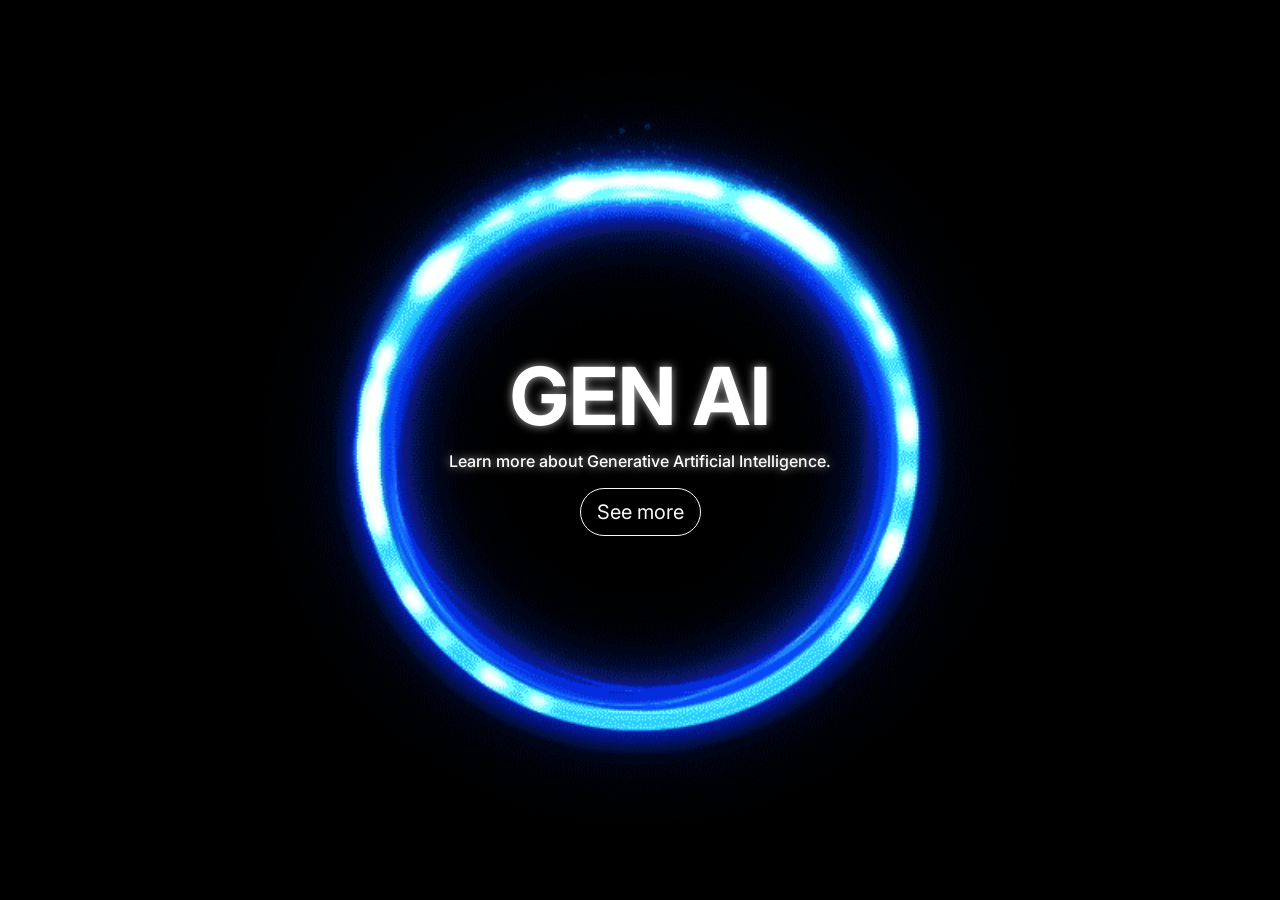
<file: index.html>
<!DOCTYPE html>
<html lang="en">
<head>
    <meta charset="UTF-8">
    <meta name="viewport" content="width=device-width, initial-scale=1.0">
    <title>GenAi</title>
    <link href="https://cdn.jsdelivr.net/npm/bootstrap@5.3.8/dist/css/bootstrap.min.css" rel="stylesheet" integrity="sha384-sRIl4kxILFvY47J16cr9ZwB07vP4J8+LH7qKQnuqkuIAvNWLzeN8tE5YBujZqJLB" crossorigin="anonymous">
    <link rel="icon" href="assets/Images/artificial-intelligence.png" type="image/png">
    <link rel="stylesheet" href="assets/styles.css">
    <link href="https://fonts.googleapis.com/css2?family=Inter:ital,opsz,wght@0,14..32,100..900;1,14..32,100..900&display=swap" rel="stylesheet">
    <link rel="stylesheet" href="https://cdnjs.cloudflare.com/ajax/libs/font-awesome/6.5.0/css/all.min.css">
</head>
<body>
    <!--landing page-->
    <section class="landing-section">
        <div class="bg-image" style="background-image: url('assets/Images/inside artificial intelligence AI assistant product design.gif');">
            <div class="container my-5 mx-5 ms-5 me-5 content-center">
                <figure class="text-center" style="font-family: 'Inter', sans-serif; ;color: white; text-shadow: 0 0 10px rgba(255, 255, 255, 0.7);">
                    <h1 class="display-1 glowing-text fw-bold animate-fade-in animate-float">GEN AI</h1>
                    <p  class="h6">Learn more about Generative Artificial Intelligence.</p>
                </figure>
                <figure class="text-center">
                    <a href="faq.html" type="button" class="btn btn-outline-light btn-lg rounded-pill">See more</button></a>  
                </figure>
            </div>
      </div>   
  </section>


    <script src="https://cdn.jsdelivr.net/npm/bootstrap@5.3.8/dist/js/bootstrap.bundle.min.js" integrity="sha384-FKyoEForCGlyvwx9Hj09JcYn3nv7wiPVlz7YYwJrWVcXK/BmnVDxM+D2scQbITxI" crossorigin="anonymous"></script>
</body>

</html>
</file>
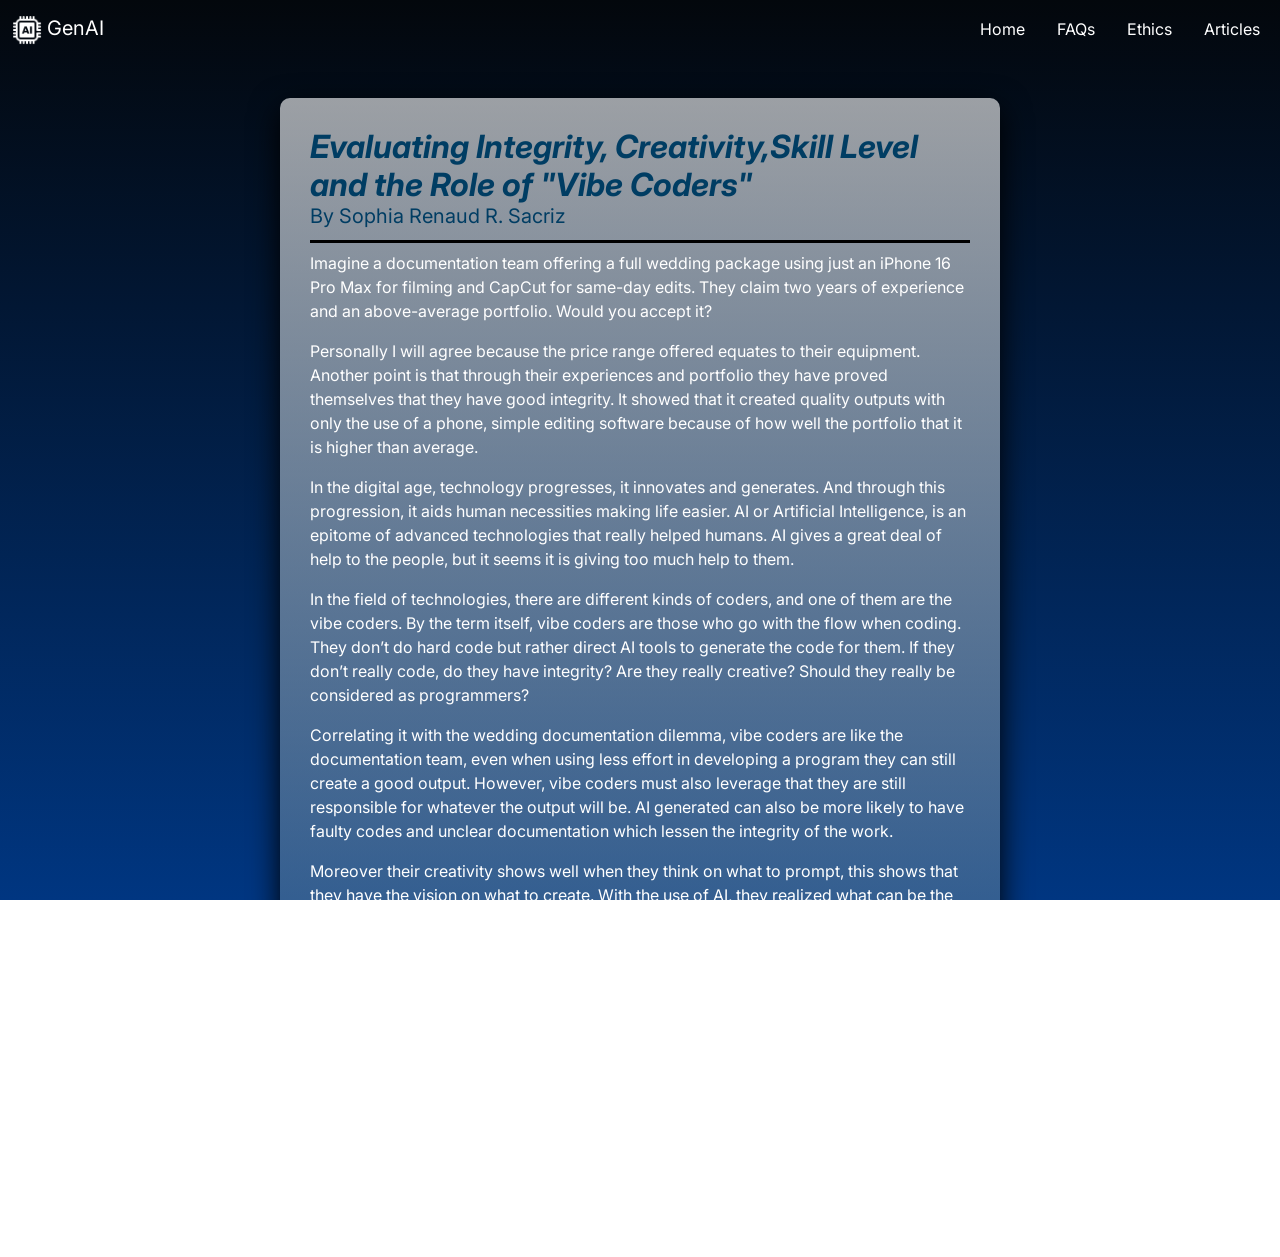
<file: article.html>
<!DOCTYPE html>
<html lang="en">
<head>
    <meta charset="UTF-8">
    <meta name="viewport" content="width=device-width, initial-scale=1.0">
    <title>GenAi - Article</title>
    <link href="https://cdn.jsdelivr.net/npm/bootstrap@5.3.8/dist/css/bootstrap.min.css" rel="stylesheet" integrity="sha384-sRIl4kxILFvY47J16cr9ZwB07vP4J8+LH7qKQnuqkuIAvNWLzeN8tE5YBujZqJLB" crossorigin="anonymous">
    <link rel="icon" href="assets/Images/artificial-intelligence.png" type="image/png">
    <link rel="stylesheet" href="assets/styles.css">
    <link href="https://fonts.googleapis.com/css2?family=Inter:ital,opsz,wght@0,14..32,100..900;1,14..32,100..900&display=swap" rel="stylesheet">
    <link rel="stylesheet" href="https://cdnjs.cloudflare.com/ajax/libs/font-awesome/6.5.0/css/all.min.css">
</head>


<body style="background: linear-gradient(rgb(3, 7, 12), rgb(0, 54, 129)); color: white;">

    <!--navigation bar-->
    <nav class="navbar navbar-expand-lg navbar-dark">
        <div class="container-fluid">
            <a class="navbar-brand text-white" href="index.html">
                <img src="assets/Images/artificial-intelligence.png" alt="AI" width="30" height="30">
                GenAI
            </a>
            <div class="d-flex w-100">
                <ul class="navbar-nav ms-auto mb-2 mb-lg-0 d-flex flex-row gap-3 align-items-center">
                    <li class="nav-item"><a class="nav-link text-white" aria-current="page" href="index.html">Home</a></li>
                    <li class="nav-item"><a class="nav-link text-white" href="faq.html">FAQs</a></li>
                    <li class="nav-item"><a class="nav-link text-white" href="ethics.html">Ethics</a></li>
                    <li class="nav-item"><a class="nav-link active text-white" href="article.html">Articles</a></li>
                </ul>
            </div>
        </div>
    </nav>
    
    <!--articles page-->
    <section class="articles d-flex align-items-center justify-content-center " style="min-height: 100vh; padding-top: 40px; padding-bottom: 40px;">
        <div class="article-container align-items-start">
            <div class="h2 pb-2 mb-2  fw-bold border-bottom border-black border-3 align-items-start" style="text-align: left; color: rgb(0, 61, 99);">
            <i>Evaluating Integrity, Creativity,Skill Level and the Role of "Vibe Coders"</i>
            <p class="fw-normal fs-5 mb-1">By Sophia Renaud R. Sacriz</p>
            </div>  
            <div class="article-content" style="color: white; text-align: left;">
                <p>Imagine a documentation team offering a full wedding package using just an iPhone 16 Pro Max for filming and CapCut for same-day edits. They claim two years of experience and an above-average portfolio. Would you accept it?</p>
                <p>Personally I will agree because the price range offered equates to their equipment. Another point is that through their experiences and portfolio they have proved themselves that they have good integrity. It showed that it created quality outputs with only the use of a phone, simple editing software because of how well the portfolio that it is higher than average.</p>
                <p>In the digital age, technology progresses, it innovates and generates. And through this progression, it aids human necessities making life easier. AI or Artificial Intelligence, is an epitome of advanced technologies that really helped humans. AI gives a great deal of help to the people, but it seems it is giving too much help to them.</p>  
                <p>In the field of technologies, there are different kinds of coders, and one of them are the vibe coders. By the term itself, vibe coders are those who go with the flow when coding. They don’t do hard code but rather direct AI tools to generate the code for them. If they don’t really code, do they have integrity? Are they really creative? Should they really be considered as programmers?</p>  
                <p>Correlating it with the wedding documentation dilemma, vibe coders are like the documentation team, even when using less effort in developing a program they can still create a good output. However, vibe coders must also leverage that they are still responsible for whatever the output will be. AI generated can also be more likely to have faulty codes and unclear documentation which lessen the integrity of the work. </p>
                <p>Moreover their creativity shows well when they think on what to prompt, this shows that they have the vision on what to create. With the use of AI, they realized what can be the outcome, but AI has no brain, they don't really understand your prompt, it just executes it.</p>
                <p>The skill level can be identified through experience and testimonials. Same with the documentation team, even with minimal equipment they showed what they are doing just because of their portfolio. Experience and output are crucial because it provides solid support on what they can really do. </p>
                <p>Just like the documentation team, vibe coders can still be reliable, as long as they know what they are  doing and they fully understand what they are doing.</p>
                <p>AI is a very useful tool, but we people should not be too dependent on it. We are the who have brains,  not the machine.</p>
            </div>
        </div>
    </section>



    <script src="https://cdn.jsdelivr.net/npm/bootstrap@5.3.8/dist/js/bootstrap.bundle.min.js" integrity="sha384-FKyoEForCGlyvwx9Hj09JcYn3nv7wiPVlz7YYwJrWVcXK/BmnVDxM+D2scQbITxI" crossorigin="anonymous"></script>
</body>

</html>
</file>
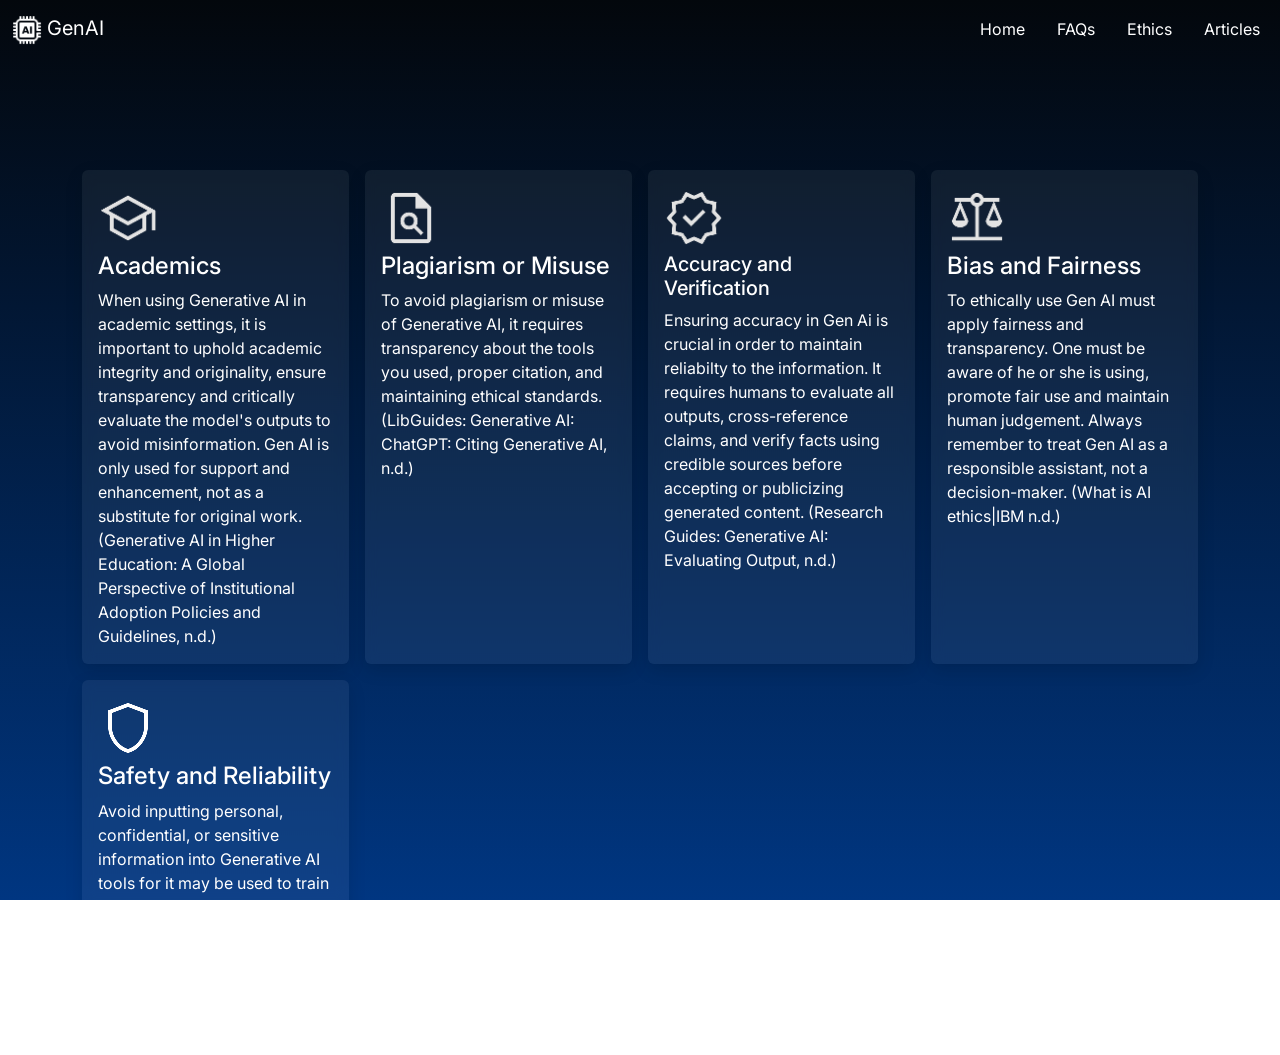
<file: ethics.html>
<!DOCTYPE html>
<html lang="en">
<head>
    <meta charset="UTF-8">
    <meta name="viewport" content="width=device-width, initial-scale=1.0">
    <title>GenAi - Ethics</title>
    <link href="https://cdn.jsdelivr.net/npm/bootstrap@5.3.8/dist/css/bootstrap.min.css" rel="stylesheet" integrity="sha384-sRIl4kxILFvY47J16cr9ZwB07vP4J8+LH7qKQnuqkuIAvNWLzeN8tE5YBujZqJLB" crossorigin="anonymous">
    <link rel="icon" href="assets/Images/artificial-intelligence.png" type="image/png">
    <link rel="stylesheet" href="assets/styles.css">
    <link href="https://fonts.googleapis.com/css2?family=Inter:ital,opsz,wght@0,14..32,100..900;1,14..32,100..900&display=swap" rel="stylesheet">
    <link rel="stylesheet" href="https://cdnjs.cloudflare.com/ajax/libs/font-awesome/6.5.0/css/all.min.css">
</head>


<body style="background: linear-gradient(rgb(3, 7, 12), rgb(0, 54, 129)); color: white;">

    <!--navigation bar-->
    <nav class="navbar navbar-expand-lg navbar-dark">
        <div class="container-fluid">
            <a class="navbar-brand text-white" href="index.html">
                <img src="assets/Images/artificial-intelligence.png" alt="AI" width="30" height="30">
                GenAI
            </a>
            <div class="d-flex w-100">
                <ul class="navbar-nav ms-auto mb-2 mb-lg-0 d-flex flex-row gap-3 align-items-center">
                    <li class="nav-item"><a class="nav-link active text-white" aria-current="page" href="index.html">Home</a></li>
                    <li class="nav-item"><a class="nav-link text-white" href="faq.html">FAQs</a></li>
                    <li class="nav-item"><a class="nav-link text-white" href="ethics.html">Ethics</a></li>
                    <li class="nav-item"><a class="nav-link text-white" href="article.html">Articles</a></li>
                </ul>
            </div>
        </div>
    </nav>
    
        <!--Ethics page-->
        <section class="ethics py-5">
            <div class="container">
                <div class="row g-3 justify-content-start mt-5">
                    <div class="col-12 col-md-6 col-lg-3 d-flex">
                        <div class="card w-100">
                            <div class="card-body">
                                <img src="assets/Images/school_61dp_E3E3E3_FILL0_wght400_GRAD0_opsz48.png" alt="Logo" width="60" height="60" class="d-inline-block align-text-top mb-2">
                                <h4 class="card-subtitle mb-2" style="color: white;">Academics</h4>
                                <p class="card-text" style="color: white;">When using Generative AI in academic settings, it is important to uphold academic integrity and originality, ensure transparency and critically evaluate the model's outputs to avoid misinformation. Gen AI is only used for support and enhancement, not as a substitute for original work. (Generative AI in Higher Education: A Global Perspective of Institutional Adoption Policies and Guidelines, n.d.)</p>
                            </div>
                        </div>
                    </div>

                    <div class="col-12 col-md-6 col-lg-3 d-flex">
                        <div class="card w-100">
                            <div class="card-body">
                                <img src="assets/Images/plagiarism_61dp_E3E3E3_FILL0_wght400_GRAD0_opsz48.png" alt="Logo" width="60" height="60" class="d-inline-block align-text-top mb-2">
                                <h4 class="card-subtitle mb-2" style="color: white;">Plagiarism or Misuse</h4>
                                <p class="card-text " style="color: white; text-align: left; ">To avoid plagiarism or misuse of Generative AI, it requires transparency about the tools you used, proper citation, and maintaining ethical standards. (LibGuides: Generative AI: ChatGPT: Citing Generative AI, n.d.)</p>
                            </div>
                        </div>
                    </div>

                    <div class="col-12 col-md-6 col-lg-3 d-flex">
                        <div class="card w-100">
                            <div class="card-body">
                                <img src="assets/Images/verified_61dp_E3E3E3_FILL0_wght400_GRAD0_opsz48.png" alt="Logo" width="60" height="60" class="d-inline-block align-text-top mb-2">
                                <h5 class="card-subtitle mb-2" style="color: white; ">Accuracy and Verification</h5>
                                <p class="card-text" style="color: white; font-style: normal;">Ensuring accuracy in Gen Ai is crucial in order to maintain reliabilty to the information. It requires humans to evaluate all outputs, cross-reference claims, and verify facts using credible sources before accepting or publicizing generated content. (Research Guides: Generative AI: Evaluating Output, n.d.)</p>
                            </div>
                        </div>
                    </div>

                    <div class="col-12 col-md-6 col-lg-3 d-flex">
                        <div class="card w-100">
                            <div class="card-body">
                                <img src="assets/Images/balance_61dp_E3E3E3_FILL0_wght400_GRAD0_opsz48.png" alt="Logo" width="60" height="60" class="d-inline-block align-text-top mb-2">
                                <h4 class="card-subtitle mb-2" style="color: white;">Bias and Fairness</h4>
                                <p class="card-text" style="color: white;">To ethically use Gen AI must apply fairness and transparency. One must be aware of he or she is using, promote fair use and maintain human judgement. Always remember to treat Gen AI as a responsible assistant, not a decision-maker. (What is AI ethics|IBM n.d.) </p>
                            </div>
                        </div>
                    </div>

                    <div class="col-12 col-md-6 col-lg-3 d-flex">
                        <div class="card w-100">
                            <div class="card-body">
                                <img src="assets/Images/shield_60dp_FFFFFF_FILL0_wght400_GRAD0_opsz48.png" alt="Logo" width="60" height="60" class="d-inline-block align-text-top mb-2">
                                <h4 class="card-subtitle mb-2" style="color: white;">Safety and Reliability</h4>
                                <p class="card-text" style="color: white;">Avoid inputting personal, confidential, or sensitive information into Generative AI tools for it may be used to train future models that can compromise your privacy and security. (Queen’s University Belfast, 2025)</p>
                            </div>
                        </div>
                    </div>

                </div>
            </div>
        </section>
    


    <script src="https://cdn.jsdelivr.net/npm/bootstrap@5.3.8/dist/js/bootstrap.bundle.min.js" integrity="sha384-FKyoEForCGlyvwx9Hj09JcYn3nv7wiPVlz7YYwJrWVcXK/BmnVDxM+D2scQbITxI" crossorigin="anonymous"></script>
</body>

</html>
</file>
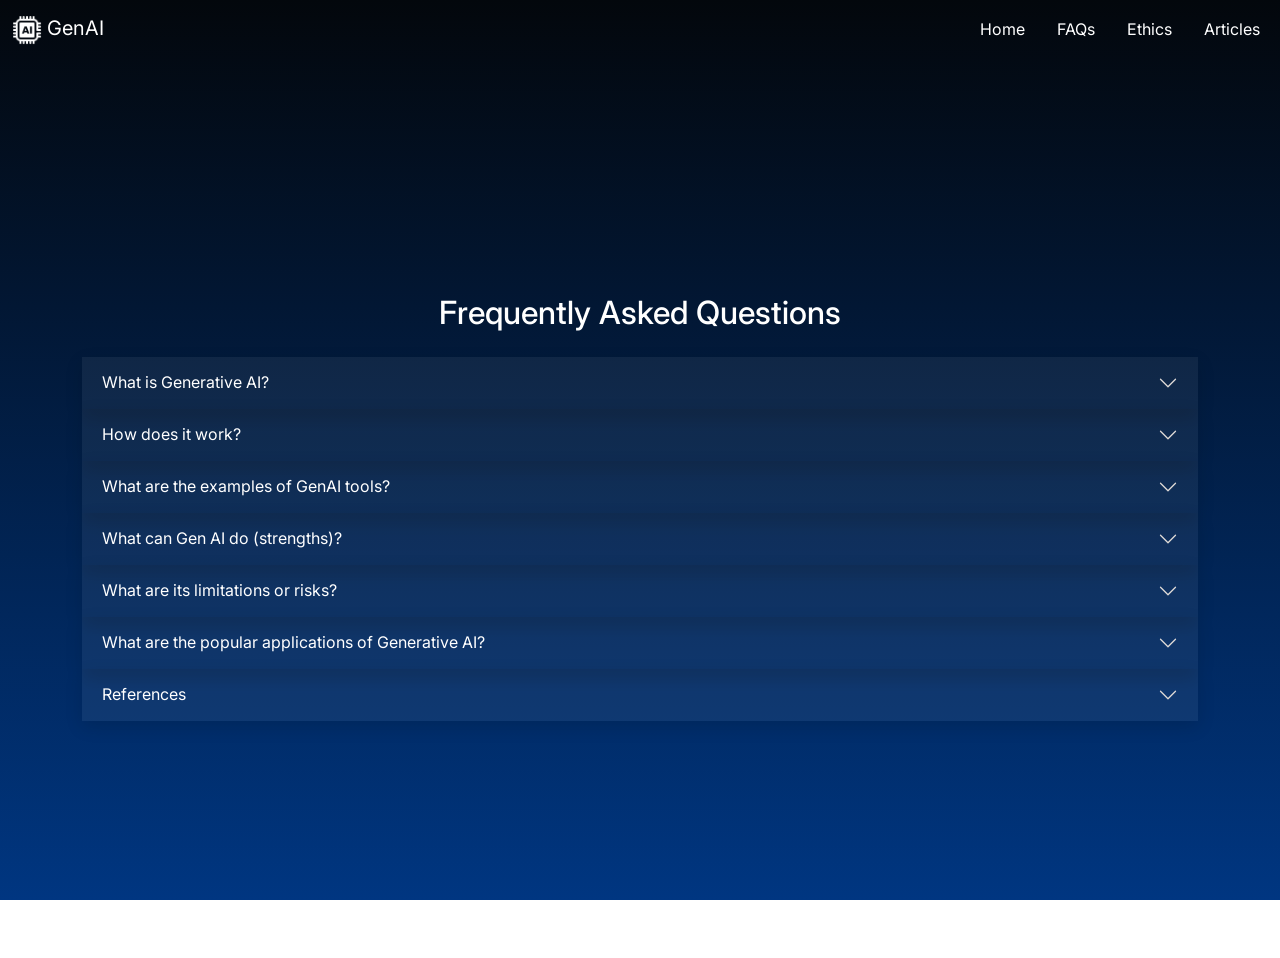
<file: faq.html>
<!DOCTYPE html>
<html lang="en">
<head>
    <meta charset="UTF-8">
    <meta name="viewport" content="width=device-width, initial-scale=1.0">
    <title>GenAi - FAQs</title>
    <link href="https://cdn.jsdelivr.net/npm/bootstrap@5.3.8/dist/css/bootstrap.min.css" rel="stylesheet" integrity="sha384-sRIl4kxILFvY47J16cr9ZwB07vP4J8+LH7qKQnuqkuIAvNWLzeN8tE5YBujZqJLB" crossorigin="anonymous">
    <link rel="icon" href="assets/Images/artificial-intelligence.png" type="image/png">
    <link rel="stylesheet" href="assets/styles.css">
    <link href="https://fonts.googleapis.com/css2?family=Inter:ital,opsz,wght@0,14..32,100..900;1,14..32,100..900&display=swap" rel="stylesheet">
    <link rel="stylesheet" href="https://cdnjs.cloudflare.com/ajax/libs/font-awesome/6.5.0/css/all.min.css">
</head>


<body style="background: linear-gradient(rgb(3, 7, 12), rgb(0, 54, 129)); color: white;">

    <!--navigation bar-->
    <nav class="navbar navbar-expand-lg navbar-dark">
        <div class="container-fluid">
            <a class="navbar-brand text-white" href="index.html">
                <img src="assets/Images/artificial-intelligence.png" alt="AI" width="30" height="30">
                GenAI
            </a>
            <div class="d-flex w-100">
                <ul class="navbar-nav ms-auto mb-2 mb-lg-0 d-flex flex-row gap-3 align-items-center">
                    <li class="nav-item"><a class="nav-link active text-white" aria-current="page" href="index.html">Home</a></li>
                    <li class="nav-item"><a class="nav-link text-white" href="faq.html">FAQs</a></li>
                    <li class="nav-item"><a class="nav-link text-white" href="ethics.html">Ethics</a></li>
                    <li class="nav-item"><a class="nav-link text-white" href="article.html">Articles</a></li>
                </ul>
            </div>
        </div>
    </nav>
    
    <!--faqs page-->
    <section class="d-flex align-items-center justify-content-center" style="height: 100vh;">
        <div class="container">
            <h2 class="text-center mb-4">Frequently Asked Questions</h2>
            <div class="accordion accordion-flush animate-fade-in" id="accordionFlush">
                <div class="accordion-item">
                    <h2 class="accordion-header">
                        <button class="accordion-button collapsed" type="button" data-bs-toggle="collapse" data-bs-target="#flush-collapseOne" aria-expanded="false" aria-controls="flush-collapseOne">
                            What is Generative AI?
                        </button>
                    </h2>
                    <div id="flush-collapseOne" class="accordion-collapse collapse" data-bs-parent="#accordionFlush">
                        <div class="accordion-body">Generative Artificial intelligence (Gen AI) is a subset of AI in which is designed to create new content such as text, images, et  cetera based on existing data. Compared to traditional data, Gen AI focuses more on creating rather than analysis and interpretation.</div>
                    </div>
                </div>
                <div class="accordion-item">
                    <h2 class="accordion-header">
                        <button class="accordion-button collapsed" type="button" data-bs-toggle="collapse" data-bs-target="#flush-collapseTwo" aria-expanded="false" aria-controls="flush-collapseTwo">
                            How does it work?
                        </button>
                    </h2>
                    <div id="flush-collapseTwo" class="accordion-collapse collapse" data-bs-parent="#accordionFlush">
                        <div class="accordion-body">Gen AI uses neural networks primarily to identify patterns in massive datasets of       human-created content and then generates new content that is based on a vast and diverse range of data.</div>
                    </div>
                </div>
                <div class="accordion-item">
                    <h2 class="accordion-header">
                        <button class="accordion-button collapsed" type="button" data-bs-toggle="collapse" data-bs-target="#flush-collapseThree" aria-expanded="false" aria-controls="flush-collapseThree">
                            What are the examples of GenAI tools?
                        </button>
                    </h2>
                    <div id="flush-collapseThree" class="accordion-collapse collapse" data-bs-parent="#accordionFlush">
                        <div class="accordion-body">Some examples of Gen AI tools are ChatGPT for text generation, Midjourney for image generation, and Github Copilot for code generation.</div>
                    </div>
                </div>
                <div class="accordion-item">
                    <h2 class="accordion-header">
                        <button class="accordion-button collapsed" type="button" data-bs-toggle="collapse" data-bs-target="#flush-collapseFour" aria-expanded="false" aria-controls="flush-collapseFour">
                            What can Gen AI do (strengths)?
                        </button>
                    </h2>
                    <div id="flush-collapseFour" class="accordion-collapse collapse" data-bs-parent="#accordionFlush">
                        <div class="accordion-body">Gen AI has the ability to generate diverse and original content that open humans to see different  ideas or perspectives. This model can also boost organizational productivity, as it can reduce effort on heavy tasks, provide summaries and produce transcriptions and et cetera.</div>
                    </div>
                </div>
                <div class="accordion-item">
                    <h2 class="accordion-header">
                        <button class="accordion-button collapsed" type="button" data-bs-toggle="collapse" data-bs-target="#flush-collapseFive" aria-expanded="false" aria-controls="flush-collapseFive">
                            What are its limitations or risks?
                        </button>
                    </h2>
                    <div id="flush-collapseFive" class="accordion-collapse collapse" data-bs-parent="#accordionFlush">
                        <div class="accordion-body">Though gen AI can be very useful, this also comes with a cost. Gen AI lacks authenticity because they don’t really understand the content but can only generate which can cause inaccuracies and biases. Gen AI can generate new content by imitating or summarising existing content, mostly without consent of the owners of the original content which creates issues in copyright and ownership. Moreover, Gen Ai indirectly creates large amounts of carbon that affects environments due to its huge amount of power consumption. And lastly, because of this existing model, there have been issues of exploitation in this field of work, causing a negative impact to workers involved.</div>
                    </div>
                </div>
                <div class="accordion-item">
                    <h2 class="accordion-header">
                        <button class="accordion-button collapsed" type="button" data-bs-toggle="collapse" data-bs-target="#flush-collapseSix" aria-expanded="false" aria-controls="flush-collapseSix">
                            What are the popular applications of Generative AI?
                        </button>
                    </h2>
                    <div id="flush-collapseSix" class="accordion-collapse collapse" data-bs-parent="#accordionFlush">
                        <div class="accordion-body">Gen AI are used various fields, and those that  are popular are content creations, art and design, automation, code generation, and healthcare.</div>
                    </div>
                </div>
                <div class="accordion-item">
                    <h2 class="accordion-header">
                        <button class="accordion-button collapsed" type="button" data-bs-toggle="collapse" data-bs-target="#flush-collapseSeven" aria-expanded="false" aria-controls="flush-collapseSeven">
                            References
                        </button>
                    </h2>
                    <div id="flush-collapseSeven" class="accordion-collapse collapse" data-bs-parent="#accordionFlush">
                        <div class="accordion-body">
                            <ul class="list-group list-group-flush">
                                <li class="list-group-item"><i>AI vs. Generative AI: What’s the Difference? </i> (2024, November 11). College of Education. https://education.illinois.edu/about/news-events/news/article/2024/11/11/what-is-generative-ai-vs-ai</li>
                                <li class="list-group-item"><i>Generative AI – What is it and How Does it Work? | NVIDIA. </i>(n.d.). NVIDIA. https://www.nvidia.com/en-us/glossary/generative-ai/</li>
                                <li class="list-group-item"><i>Strengths and weaknesses of Gen AI.</i>(n.d.).University of Leeds.https://generative-ai.leeds.ac.uk/intro-gen-ai/strengths-and-weaknesses/</li>
                            </ul>
                        </div>
                    </div>
                </div>
            </div>
        </div>
    </section>


    <script src="https://cdn.jsdelivr.net/npm/bootstrap@5.3.8/dist/js/bootstrap.bundle.min.js" integrity="sha384-FKyoEForCGlyvwx9Hj09JcYn3nv7wiPVlz7YYwJrWVcXK/BmnVDxM+D2scQbITxI" crossorigin="anonymous"></script>
</body>
</html>
</file>
<file: assets/styles.css>
html,body {
    height: 100%;
    margin: 0;
    padding: 0;
    font-family: "Inter", sans-serif;
    overflow-x: hidden; 
}

.bg-image {
  background-size: cover !important;
  background-position: center center !important;
  background-repeat: no-repeat !important;
  min-height: 100vh !important;
  width: 100%;
}

.bg-image{
    background-attachment: fixed; 
    background-size: cover; 
    background-position: center;
    height: 100vh;
    width: 100vw;
    margin: 0;
    padding: 0;
    display: flex; 
    align-items: center; 
    justify-content: center;
}


nav.navbar {
  background: transparent !important;
}

.accordion-flush > .accordion-item {
  background-color: rgba(255, 255, 255, 0.06) !important;
  border: none !important;
  box-shadow: 0 6px 18px rgba(0, 0, 0, 0.12);
  backdrop-filter: blur(6px);
  -webkit-backdrop-filter: blur(6px);
}

.accordion-button {
  background-color: transparent !important;
  color: white !important;
  border: none !important;
  box-shadow: none !important;
}

.accordion-button:not(.collapsed) {
  background-color: rgba(255, 255, 255, 0.04) !important;
}

.accordion-body {
  background-color: transparent !important;
  color: white !important;
}

.accordion-button::after {
  filter: invert(1);
}

.card{
  background-color: rgba(255, 255, 255, 0.06) !important;
  border: none !important;
  box-shadow: 0 6px 18px rgba(0, 0, 0, 0.12);
  backdrop-filter: blur(6px);
  -webkit-backdrop-filter: blur(6px);
}

.article-container{
  background: linear-gradient(#ffffff9b, #1c4b6c65);
  padding: 30px;
  display: flex;
  flex-direction: column;
  height: fit-content;
  width: max-content;
  max-width: 720px;
  box-shadow: 0 10px 30px rgb(0, 0, 0);
  border-radius: 10px;
  text-align: center;
}

.list-group-item {
  background-color: transparent !important;
  color: white !important;
  border: none !important;
  box-shadow: none !important;
}



/* Animations */
@keyframes fadeIn {
  from { opacity: 0; transform: translateY(6px); }
  to   { opacity: 1; transform: translateY(0); }
}

@keyframes floaty {
  0% { transform: translateY(0); }
  50% { transform: translateY(-8px); }
  100% { transform: translateY(0); }
}

@keyframes slideDownFade {
  from { opacity: 0; transform: translateY(-8px); }
  to   { opacity: 1; transform: translateY(0); }
}

.animate-fade-in {
  animation: fadeIn 600ms cubic-bezier(.22,.9,.36,1) both;
}

.animate-float {
  animation: floaty 6s ease-in-out infinite;
}

.animate-slide-down {
  animation: slideDownFade 420ms ease both;
}


.card {
  transition: transform 220ms ease, box-shadow 220ms ease;
}
.card:hover {
  transform: translateY(-8px);
  box-shadow: 0 14px 32px rgba(0,0,0,0.18);
}


.btn-outline-light {
  transition: transform 160ms ease, box-shadow 160ms ease;
}
.btn-outline-light:hover {
  transform: translateY(-3px);
  box-shadow: 0 8px 18px rgba(0,0,0,0.12);
}


.navbar-brand { will-change: transform, opacity; }
</file>
